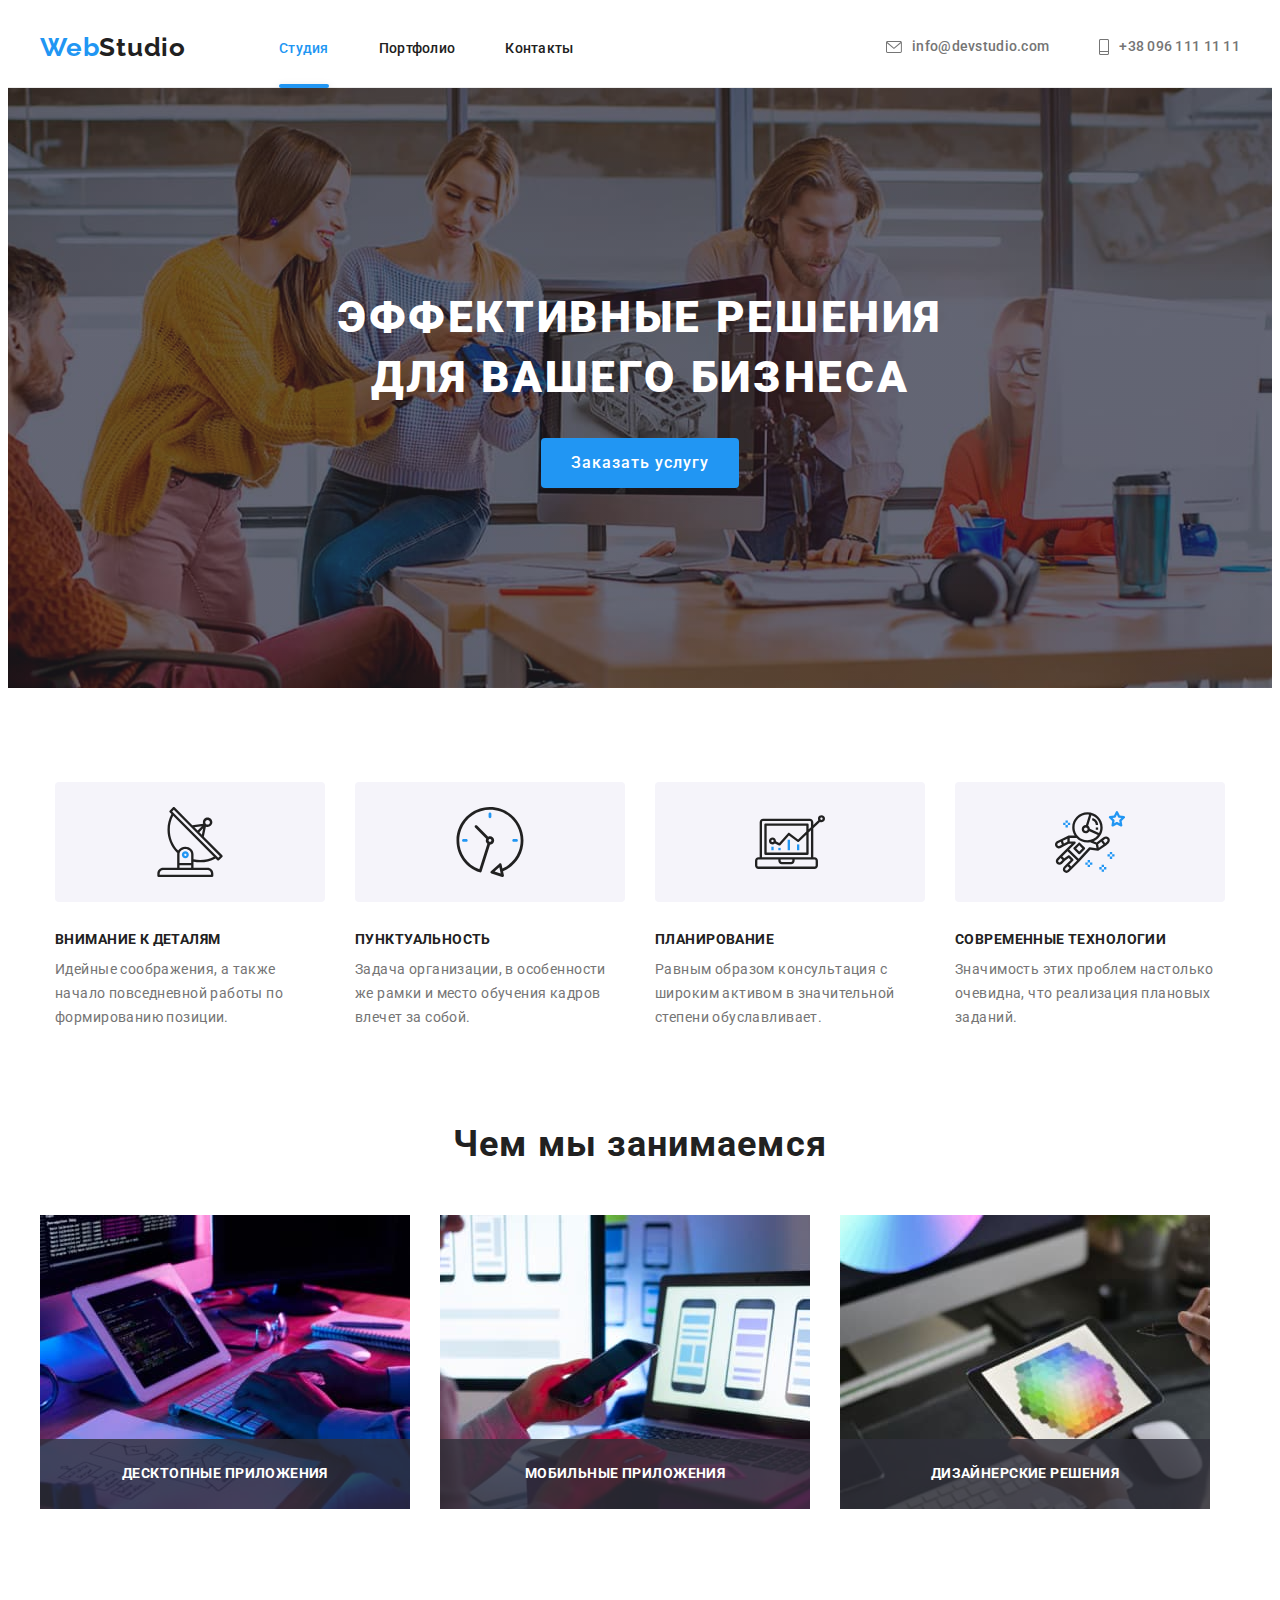
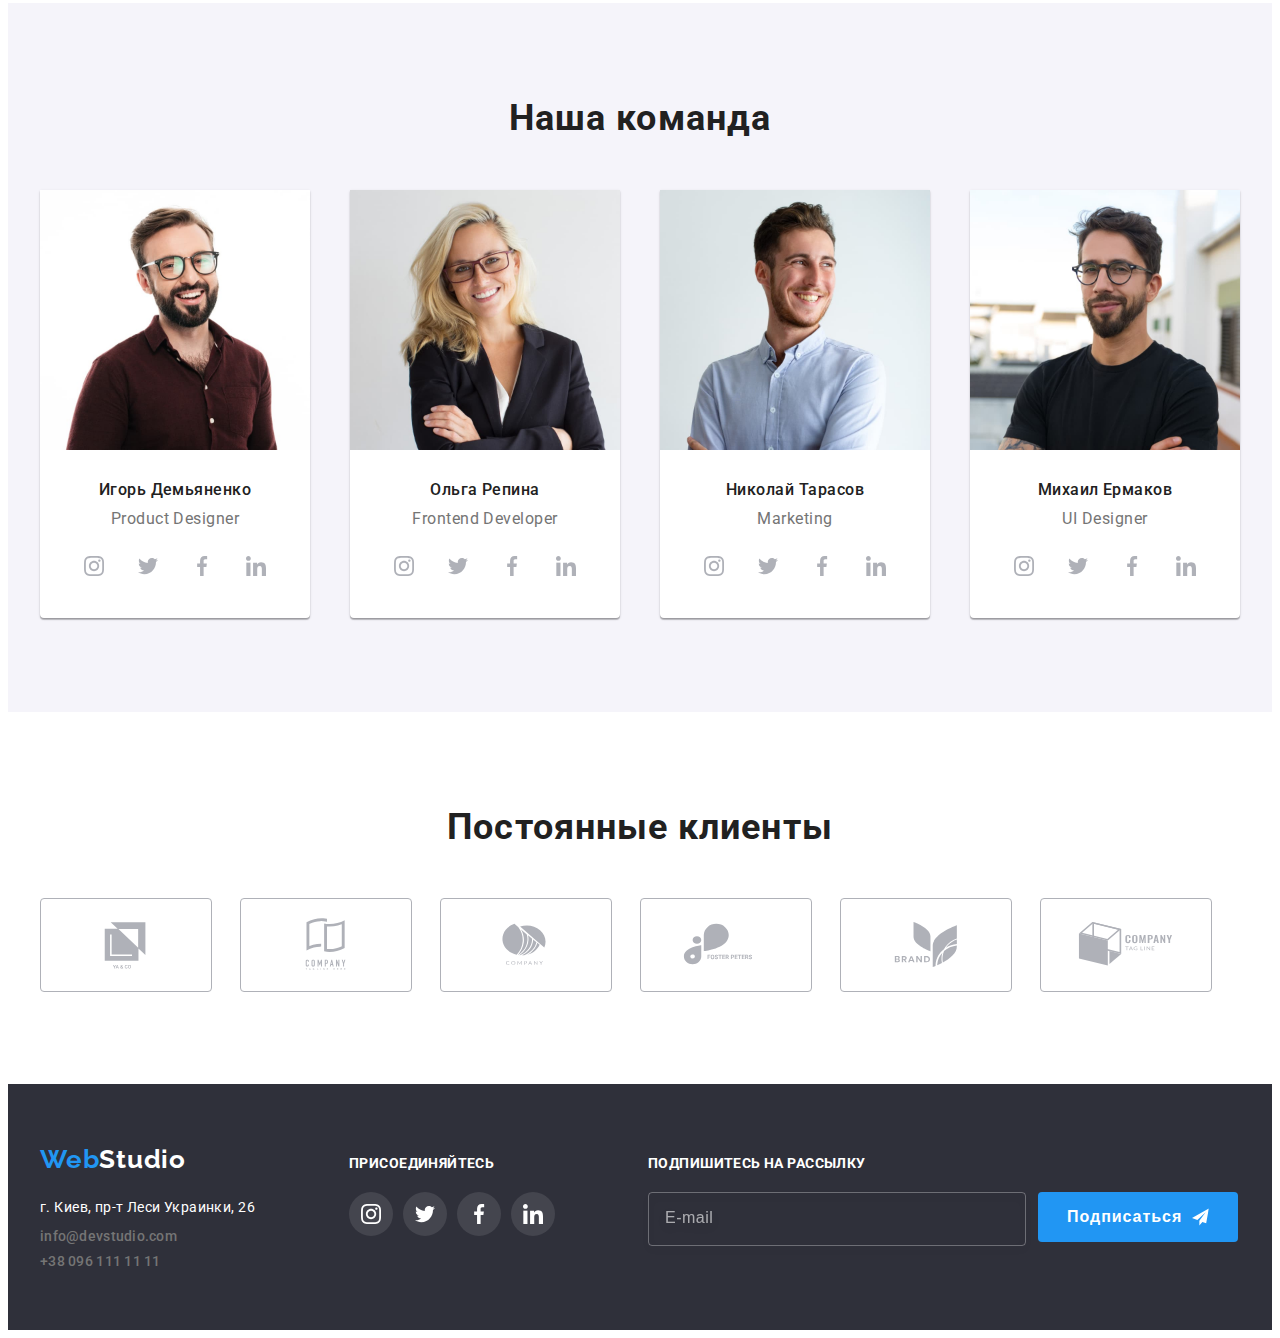
<file: index.html>
<!DOCTYPE html>
<html lang="ru">
  <head>
    <meta charset="UTF-8" />
    <meta http-equiv="X-UA-Compatible" content="IE=edge" />
    <meta name="viewport" content="width=device-width, initial-scale=1.0" />
    <title>Сеудія</title>
    <link rel="preconnect" href="https://fonts.googleapis.com" />
    <link rel="preconnect" href="https://fonts.gstatic.com" crossorigin />
    <link
      href="https://fonts.googleapis.com/css2?family=Raleway:wght@700&family=Roboto:wght@400;500;700;900&display=swap"
      rel="stylesheet"
    />

    <link
      rel="stylesheet"
      href="https://cdnjs.cloudflare.com/ajax/libs/modern-normalize/1.1.0/modern-normalize.min.css"
      integrity="sha512-wpPYUAdjBVSE4KJnH1VR1HeZfpl1ub8YT/NKx4PuQ5NmX2tKuGu6U/JRp5y+Y8XG2tV+wKQpNHVUX03MfMFn9Q=="
      crossorigin="anonymous"
      referrerpolicy="no-referrer"
    />
    <link rel="stylesheet" href="./css/styles.css" />
  </head>
  <body>
    <!--header  -->
    <header class="header">
      <div class="container">
        <nav class="header-nav">
          <a href="" class="logo-title link"
            >Web<span class="studio">Studio</span>
          </a>

          <ul class="header-list">
            <li class="header-item">
              <a href="" class="header-link current link">Студия</a>
            </li>
            <li class="header-item">
              <a href="./portfolio.html" class="header-link link">Портфолио</a>
            </li>
            <li class="header-item">
              <a href="" class="header-link link">Контакты</a>
            </li>
          </ul>
        </nav>
        <ul class="contacts">
          <li class="contacts-item">
            <a href="mailto:info@devstudio.com" class="mail link"
              ><svg class="icon-mail" width="16" height="12">
                <use href="./images/icons.svg#icon-mail"></use>
              </svg>
              info@devstudio.com</a
            >
          </li>
          <li class="contacts-item">
            <a href="tel:+380961111111" class="tel link"
              ><svg class="icon-tel" width="10" height="16">
                <use href="./images/icons.svg#icon-tel"></use>
              </svg>
              +38 096 111 11 11</a
            >
          </li>
        </ul>
      </div>
    </header>
    <main>
      <!-- hero -->
      <section class="hero">
        <div class="container">
          <h1 class="hero-title">Эффективные решения для вашего бизнеса</h1>

          <button type="button" class="hero-button" data-modal-open>
            Заказать услугу
          </button>
        </div>
        <div class="backdrop is-hidden" data-modal>
          <div class="modal">
            <button type="button" class="modal-close">
              <svg data-modal-close class="icon-close" width="11" height="11">
                <use href="./images/icons.svg#icon-close"></use>
              </svg>
            </button>
            <h2 class="modal-title">Оставьте свои данные, мы вам перезвоним</h2>
            <form class="modal-form">
              <div class="form-field">
                <label class="label-text" for="user-name">Имя</label>
                <div class="input-wrap">
                  <input
                    type="text"
                    name="user-name"
                    class="modal-input"
                    id="user-name"
                  />
                  <svg class="input-icon" width="18" height="18">
                    <use href="./images/icons.svg#icon-person"></use>
                  </svg>
                </div>
              </div>
              <div class="form-field">
                <label class="label-text" for="user-tel">Телефон</label>
                <div class="input-wrap">
                  <input
                    type="tel"
                    name="user-tel"
                    class="modal-input"
                    id="user-tel"
                  />
                  <svg class="input-icon" width="18" height="18">
                    <use href="./images/icons.svg#icon-phone"></use>
                  </svg>
                </div>
              </div>
              <div class="form-field">
                <label class="label-text" for="user-mail">Почта</label>
                <div class="input-wrap">
                  <input
                    type="email"
                    name="user-mail"
                    class="modal-input"
                    id="user-mail"
                  />
                  <svg class="input-icon" width="18" height="18">
                    <use href="./images/icons.svg#icon-email"></use>
                  </svg>
                </div>
              </div>
              <div class="form-field">
                <label class="label-text" for="user-mail">Комментарий</label>
                <textarea
                  class="modal-text"
                  name="modal-text"
                  id="modal-text"
                  placeholder="Введите текст"
                ></textarea>
              </div>
              <div class="form-field check-form">
                <input
                  type="checkbox"
                  name="privacy"
                  id="privacy"
                  class="input-chek visually-hidden"
                />
                <label for="privacy" class="check-text">
                  <span>
                    <svg class="check-icon" width="11" height="8">
                      <use href="./images/icons.svg#icon-check"></use></svg
                  ></span>

                  Соглашаюсь с рассылкой и принимаю &nbsp;
                  <a href="">Условия договора</a></label
                >
              </div>
              <button type="submit" class="hero-button modal-btn">
                Отправить
              </button>
            </form>
          </div>
        </div>
      </section>
      <!-- about -->
      <section class="about section">
        <div class="container">
          <h2 class="about-title visually-hidden">Организация работы</h2>

          <ul class="about-list">
            <li class="about-item">
              <div class="icon-box">
                <svg class="icon-signal" width="70" height="70">
                  <use href="./images/icons.svg#icon-signal"></use>
                </svg>
              </div>
              <h3 class="about-title">Внимание к деталям</h3>
              <p class="about-text">
                Идейные соображения, а также начало повседневной работы по
                формированию позиции.
              </p>
            </li>
            <li class="about-item">
              <div class="icon-box">
                <svg class="icon-watch" width="70" height="70">
                  <use href="./images/icons.svg#icon-watch"></use>
                </svg>
              </div>
              <h3 class="about-title">Пунктуальность</h3>
              <p class="about-text">
                Задача организации, в особенности же рамки и место обучения
                кадров влечет за собой.
              </p>
            </li>
            <li class="about-item">
              <div class="icon-box">
                <svg class="icon-tv" width="70" height="70">
                  <use href="./images/icons.svg#icon-tv"></use>
                </svg>
              </div>
              <h3 class="about-title">Планирование</h3>
              <p class="about-text">
                Равным образом консультация с широким активом в значительной
                степени обуславливает.
              </p>
            </li>
            <li class="about-item">
              <div class="icon-box">
                <svg class="icon-astronaut" width="70" height="70">
                  <use href="./images/icons.svg#icon-astronaut"></use>
                </svg>
              </div>
              <h3 class="about-title">Современные технологии</h3>
              <p class="about-text">
                Значимость этих проблем настолько очевидна, что реализация
                плановых заданий.
              </p>
            </li>
          </ul>
        </div>
      </section>
      <!-- pictures -->
      <section class="pictures section">
        <div class="container">
          <h2 class="pictures-tile">Чем мы занимаемся</h2>
          <ul class="images">
            <li class="pictures-img">
              <img
                src="./images/img1.jpg"
                alt="Написання кодів"
                width="370"
                height="294"
              />
              <div class="product">
                <h2 class="product-title">Десктопные приложения</h2>
              </div>
            </li>
            <li class="pictures-img">
              <img
                src="./images/img2.jpg"
                alt="Розробка мобільних додатків"
                width="370"
                height="294"
              />
              <div class="product">
                <h2 class="product-title">Мобильные приложения</h2>
              </div>
            </li>
            <li class="pictures-img">
              <img
                src="./images/img3.jpg"
                alt="Дизайн"
                width="370"
                height="294"
              />
              <div class="product">
                <h2 class="product-title">Дизайнерские решения</h2>
              </div>
            </li>
          </ul>
        </div>
      </section>
      <!-- our team -->
      <section class="team section">
        <div class="container">
          <h2 class="team-title">Наша команда</h2>
          <ul class="team-list">
            <li class="team-item">
              <img
                src="./images/img1_1.jpg"
                alt="Дизайнер продукту"
                width="270"
                height="260"
              />
              <div class="team-wrapper">
                <h3 class="title">Игорь Демьяненко</h3>
                <p class="team-text">Product Designer</p>
                <ul class="team-soc-list">
                  <li class="team-soc-item">
                    <a href="" class="team-soc-link link">
                      <svg class="team-soc-icon" width="20" height="20">
                        <use href="./images/icons.svg#icon-instagram"></use>
                      </svg>
                    </a>
                  </li>
                  <li class="team-soc-item">
                    <a href="" class="team-soc-link link">
                      <svg class="team-soc-icon" width="20" height="20">
                        <use href="./images/icons.svg#icon-twitter"></use>
                      </svg>
                    </a>
                  </li>
                  <li class="team-soc-item">
                    <a href="" class="team-soc-link link"
                      ><svg class="team-soc-icon" width="20" height="20">
                        <use href="./images/icons.svg#icon-facebook"></use></svg
                    ></a>
                  </li>
                  <li class="team-soc-item">
                    <a href="" class="team-soc-link link"
                      ><svg class="team-soc-icon" width="20" height="20">
                        <use href="./images/icons.svg#icon-linkedin"></use></svg
                    ></a>
                  </li>
                </ul>
              </div>
            </li>

            <li class="team-item">
              <img
                src="./images/img1_2.jpg"
                alt="Фронтенд розробник"
                width="270"
                height="260"
              />
              <div class="team-wrapper">
                <h3 class="title">Ольга Репина</h3>
                <p class="team-text">Frontend Developer</p>
                <ul class="team-soc-list list">
                  <li class="team-soc-item">
                    <a href="" class="team-soc-link link">
                      <svg class="team-soc-icon" width="20" height="20">
                        <use href="./images/icons.svg#icon-instagram"></use>
                      </svg>
                    </a>
                  </li>
                  <li class="team-soc-item">
                    <a href="" class="team-soc-link link">
                      <svg class="team-soc-icon" width="20" height="20">
                        <use href="./images/icons.svg#icon-twitter"></use>
                      </svg>
                    </a>
                  </li>
                  <li class="team-soc-item">
                    <a href="" class="team-soc-link link"
                      ><svg class="team-soc-icon" width="20" height="20">
                        <use href="./images/icons.svg#icon-facebook"></use></svg
                    ></a>
                  </li>
                  <li class="team-soc-item">
                    <a href="" class="team-soc-link link"
                      ><svg class="team-soc-icon" width="20" height="20">
                        <use href="./images/icons.svg#icon-linkedin"></use></svg
                    ></a>
                  </li>
                </ul>
              </div>
            </li>

            <li class="team-item">
              <img
                src="./images/img1_3.jpg"
                alt="Маркетинг"
                width="270"
                height="260"
              />
              <div class="team-wrapper">
                <h3 class="title">Николай Тарасов</h3>
                <p class="team-text">Marketing</p>
                <ul class="team-soc-list list">
                  <li class="team-soc-item">
                    <a href="" class="team-soc-link link">
                      <svg class="team-soc-icon" width="20" height="20">
                        <use href="./images/icons.svg#icon-instagram"></use>
                      </svg>
                    </a>
                  </li>
                  <li class="team-soc-item">
                    <a href="" class="team-soc-link link">
                      <svg class="team-soc-icon" width="20" height="20">
                        <use href="./images/icons.svg#icon-twitter"></use>
                      </svg>
                    </a>
                  </li>
                  <li class="team-soc-item">
                    <a href="" class="team-soc-link link"
                      ><svg class="team-soc-icon" width="20" height="20">
                        <use href="./images/icons.svg#icon-facebook"></use></svg
                    ></a>
                  </li>
                  <li class="team-soc-item">
                    <a href="" class="team-soc-link link"
                      ><svg class="team-soc-icon" width="20" height="20">
                        <use href="./images/icons.svg#icon-linkedin"></use></svg
                    ></a>
                  </li>
                </ul>
              </div>
            </li>

            <li class="team-item">
              <img
                src="./images/img1_4.jpg"
                alt="Дизайнер інтерфейсу користувача"
                width="270"
                height="260"
              />
              <div class="team-wrapper">
                <h3 class="title">Михаил Ермаков</h3>
                <p class="team-text">UI Designer</p>
                <ul class="team-soc-list list">
                  <li class="team-soc-item">
                    <a href="" class="team-soc-link link">
                      <svg class="team-soc-icon" width="20" height="20">
                        <use href="./images/icons.svg#icon-instagram"></use>
                      </svg>
                    </a>
                  </li>
                  <li class="team-soc-item">
                    <a href="" class="team-soc-link link">
                      <svg class="team-soc-icon" width="20" height="20">
                        <use href="./images/icons.svg#icon-twitter"></use>
                      </svg>
                    </a>
                  </li>
                  <li class="team-soc-item">
                    <a href="" class="team-soc-link link"
                      ><svg class="team-soc-icon" width="20" height="20">
                        <use href="./images/icons.svg#icon-facebook"></use></svg
                    ></a>
                  </li>
                  <li class="team-soc-item">
                    <a href="" class="team-soc-link link"
                      ><svg class="team-soc-icon" width="20" height="20">
                        <use href="./images/icons.svg#icon-linkedin"></use></svg
                    ></a>
                  </li>
                </ul>
              </div>
            </li>
          </ul>
        </div>
      </section>
      <!-- clients -->
      <section class="clients section">
        <div class="container">
          <h2 class="clients-title">Постоянные клиенты</h2>
          <ul class="clients-list">
            <li class="clients-item">
              <a href="" class="clients-link link"
                ><svg class="icon-ya-go icon" width="106" height="60">
                  <use href="./images/icons.svg#icon-ya-go"></use></svg
              ></a>
            </li>
            <li class="clients-item">
              <a href="" class="clients-link link"
                ><svg class="icon-company-tagline icon" width="106" height="60">
                  <use
                    href="./images/icons.svg#icon-company-tagline"
                  ></use></svg
              ></a>
            </li>
            <li class="clients-item">
              <a href="" class="clients-link link"
                ><svg class="icon-company icon" width="106" height="60">
                  <use href="./images/icons.svg#icon-company"></use></svg
              ></a>
            </li>
            <li class="clients-item">
              <a href="" class="clients-link link"
                ><svg class="icon-fosrer icon" width="106" height="60">
                  <use href="./images/icons.svg#icon-fosrer"></use></svg
              ></a>
            </li>
            <li class="clients-item">
              <a href="" class="clients-link link"
                ><svg class="icon-brand icon" width="106" height="60">
                  <use href="./images/icons.svg#icon-brand"></use></svg
              ></a>
            </li>
            <li class="clients-item">
              <a href="" class="clients-link link"
                ><svg class="icon-company-teg icon" width="106" height="60">
                  <use href="./images/icons.svg#icon-company-teg"></use></svg
              ></a>
            </li>
          </ul>
        </div>
      </section>
    </main>
    <!-- footer -->
    <footer class="footer">
      <div class="container footer-box">
        <div class="address">
          <a href="" class="logo-title link"
            >Web<span class="footer-studio">Studio</span></a
          >

          <address class="footer-address">
            <ul>
              <li class="footer-contacts">
                <a href="" class="address link">
                  г. Киев, пр-т Леси Украинки, 26
                </a>
              </li>
              <li class="footer-contacts">
                <a href="mailto:info@devstudio.com" class="mail link">
                  info@devstudio.com</a
                >
              </li>
              <li class="footer-contacts">
                <a href="tel:+380961111111" class="tel link"
                  >+38 096 111 11 11</a
                >
              </li>
            </ul>
          </address>
        </div>

        <div class="social">
          <h3 class="footer-soc-title">присоединяйтесь</h3>
          <ul class="footer-soc-list">
            <li class="footer-soc-item">
              <a href="" class="footer-soc-link link">
                <svg class="footer-soc-icon" width="20" height="20">
                  <use href="./images/icons.svg#icon-instagram"></use>
                </svg>
              </a>
            </li>
            <li class="footer-soc-item">
              <a href="" class="footer-soc-link link">
                <svg class="footer-soc-icon" width="20" height="20">
                  <use href="./images/icons.svg#icon-twitter"></use>
                </svg>
              </a>
            </li>
            <li class="footer-soc-item">
              <a href="" class="footer-soc-link link"
                ><svg class="footer-soc-icon" width="20" height="20">
                  <use href="./images/icons.svg#icon-facebook"></use></svg
              ></a>
            </li>
            <li class="footer-soc-item">
              <a href="" class="footer-soc-link link"
                ><svg class="footer-soc-icon" width="20" height="20">
                  <use href="./images/icons.svg#icon-linkedin"></use></svg
              ></a>
            </li>
          </ul>
        </div>
        <div class="modal-footer">
          <h3 class="footer-modal-title">Подпишитесь на рассылку</h3>
          <form class="modal-form-footer">
            <input type="text" class="footer-input" placeholder="E-mail" />

            <button type="submit" class="footer-btn">
              Подписаться
              <svg class="footer-modal-icon" width="24" height="24">
                <use href="./images/icons.svg#icon-plane"></use>
              </svg>
            </button>
          </form>
        </div>
      </div>
    </footer>
    <script src="./js/modal.js"></script>
  </body>
</html>
</file>
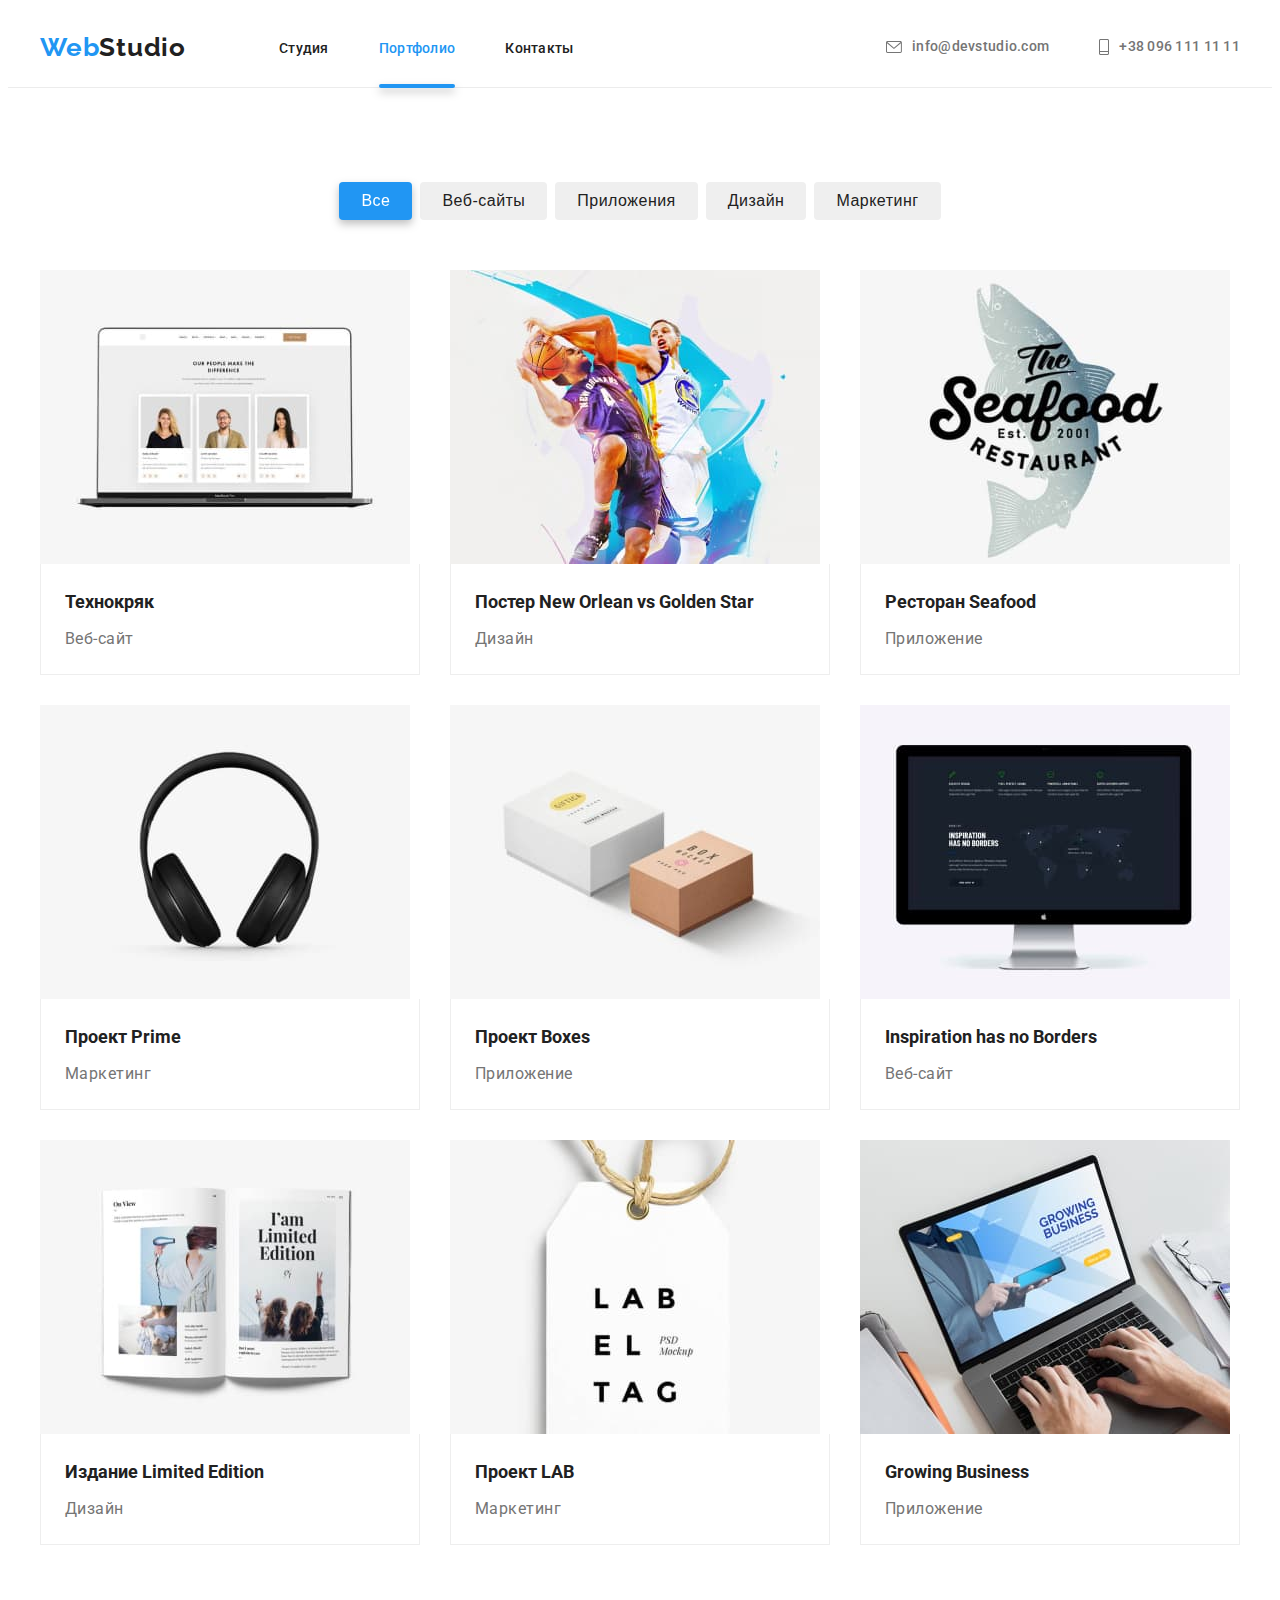
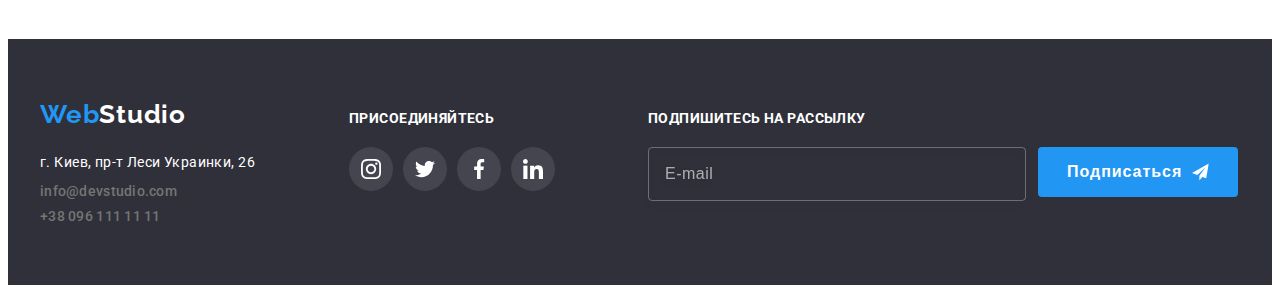
<file: portfolio.html>
<!DOCTYPE html>
<html lang="ru">
  <head>
    <meta charset="UTF-8" />
    <meta http-equiv="X-UA-Compatible" content="IE=edge" />
    <meta name="viewport" content="width=device-width, initial-scale=1.0" />
    <link rel="preconnect" href="https://fonts.googleapis.com" />
    <link rel="preconnect" href="https://fonts.gstatic.com" crossorigin />
    <link
      href="https://fonts.googleapis.com/css2?family=Raleway:wght@700&family=Roboto:wght@400;500;700;900&display=swap"
      rel="stylesheet"
    />
    <title>index.html</title>
    <link
      rel="stylesheet"
      href="https://cdnjs.cloudflare.com/ajax/libs/modern-normalize/1.1.0/modern-normalize.min.css"
      integrity="sha512-wpPYUAdjBVSE4KJnH1VR1HeZfpl1ub8YT/NKx4PuQ5NmX2tKuGu6U/JRp5y+Y8XG2tV+wKQpNHVUX03MfMFn9Q=="
      crossorigin="anonymous"
      referrerpolicy="no-referrer"
    />
    <link rel="stylesheet" href="./css/styles.css" />
  </head>
  <body>
    <!--header  -->
    <header class="header">
      <div class="container">
        <nav class="header-nav">
          <a href="./index.html" class="logo-title link"
            >Web<span class="studio">Studio</span></a
          >
          <ul class="header-list">
            <li class="header-item">
              <a href="./index.html" class="header-link link">Студия</a>
            </li>
            <li class="header-item">
              <a href="" class="header-link current link">Портфолио</a>
            </li>
            <li class="header-item">
              <a href="" class="header-link link">Контакты</a>
            </li>
          </ul>
        </nav>
        <ul class="contacts">
          <li class="contacts-item">
            <a href="mailto:info@devstudio.com" class="mail link"
              ><svg class="icon-mail" width="16" height="12">
                <use href="./images/icons.svg#icon-mail"></use>
              </svg>
              info@devstudio.com</a
            >
          </li>
          <li class="contacts-item">
            <a href="tel:+380961111111" class="tel link"
              ><svg class="icon-tel" width="10" height="16">
                <use href="./images/icons.svg#icon-tel"></use>
              </svg>
              +38 096 111 11 11</a
            >
          </li>
        </ul>
      </div>
    </header>

    <main>
      <section class="section">
        <div class="container">
          <h1 class="portfolio-title visually-hidden">Портфоліо</h1>
          <ul class="portfolio-filtr">
            <li class="portfolio-item">
              <button type="button" class="button portfolio-current">
                Все
              </button>
            </li>
            <li class="portfolio-item">
              <button type="button" class="button">Веб-сайты</button>
            </li>
            <li class="portfolio-item">
              <button type="button" class="button">Приложения</button>
            </li>
            <li class="portfolio-item">
              <button type="button" class="button">Дизайн</button>
            </li>
            <li class="portfolio-item">
              <button type="button" class="button">Маркетинг</button>
            </li>
          </ul>
          <ul class="portfolio-list">
            <li class="flex-item">
              <a href="" class="portfolio-link link">
                <div class="portfolio-thumb">
                  <img
                    src="./images/portfolio/techno.jpg"
                    alt="Технокряк"
                    width="370"
                    height="294"
                  />
                  <p class="action">
                    Ресурс предлагает комплексные предложения с разным уровнем
                    функционала и сервисов. Все это позволит посетителю получить
                    исчерпывающие сведения о компании или частном лице.
                  </p>
                </div>

                <div class="portfolio-border">
                  <h2 class="portfolio-title">Технокряк</h2>
                  <p class="portfolio-text">Веб-сайт</p>
                </div>
              </a>
            </li>
            <li class="flex-item">
              <a href="" class="portfolio-link link">
                <div class="portfolio-thumb">
                  <img
                    src="./images/portfolio/new-orlean.jpg"
                    alt="Постер"
                    width="370"
                    height="294"
                  />
                  <p class="action">
                    Ресурс предлагает комплексные предложения с разным уровнем
                    функционала и сервисов. Все это позволит посетителю получить
                    исчерпывающие сведения о компании или частном лице.
                  </p>
                </div>

                <div class="portfolio-border">
                  <h2 class="portfolio-title">
                    Постер New Orlean vs Golden Star
                  </h2>

                  <p class="portfolio-text">Дизайн</p>
                </div>
              </a>
            </li>
            <li class="flex-item">
              <a href="" class="portfolio-link link">
                <div class="portfolio-thumb">
                  <img
                    src="./images/portfolio/seafood.jpg"
                    alt="Ресторан"
                    width="370"
                    height="294"
                  />
                  <p class="action">
                    Ресурс предлагает комплексные предложения с разным уровнем
                    функционала и сервисов. Все это позволит посетителю получить
                    исчерпывающие сведения о компании или частном лице.
                  </p>
                </div>

                <div class="portfolio-border">
                  <h2 class="portfolio-title">Ресторан Seafood</h2>
                  <p class="portfolio-text">Приложение</p>
                </div>
              </a>
            </li>
            <li class="flex-item">
              <a href="" class="portfolio-link link">
                <div class="portfolio-thumb">
                  <img
                    src="./images/portfolio/prime.jpg"
                    alt="Проект прем'єр"
                    width="370"
                    height="294"
                  />
                  <p class="action">
                    Ресурс предлагает комплексные предложения с разным уровнем
                    функционала и сервисов. Все это позволит посетителю получить
                    исчерпывающие сведения о компании или частном лице.
                  </p>
                </div>

                <div class="portfolio-border">
                  <h2 class="portfolio-title">Проект Prime</h2>
                  <p class="portfolio-text">Маркетинг</p>
                </div>
              </a>
            </li>
            <li class="flex-item">
              <a href="" class="portfolio-link link">
                <div class="portfolio-thumb">
                  <img
                    src="./images/portfolio/boxes.jpg"
                    alt="Проект коробок"
                    width="370"
                    height="294"
                  />
                  <p class="action">
                    Ресурс предлагает комплексные предложения с разным уровнем
                    функционала и сервисов. Все это позволит посетителю получить
                    исчерпывающие сведения о компании или частном лице.
                  </p>
                </div>

                <div class="portfolio-border">
                  <h2 class="portfolio-title">Проект Boxes</h2>
                  <p class="portfolio-text">Приложение</p>
                </div>
              </a>
            </li>
            <li class="flex-item">
              <a href="" class="portfolio-link link">
                <div class="portfolio-thumb">
                  <img
                    src="./images/portfolio/borders.jpg"
                    alt="Натхнення"
                    width="370"
                    height="294"
                  />
                  <p class="action">
                    Ресурс предлагает комплексные предложения с разным уровнем
                    функционала и сервисов. Все это позволит посетителю получить
                    исчерпывающие сведения о компании или частном лице.
                  </p>
                </div>

                <div class="portfolio-border">
                  <h2 class="portfolio-title">Inspiration has no Borders</h2>
                  <p class="portfolio-text">Веб-сайт</p>
                </div>
              </a>
            </li>
            <li class="flex-item">
              <a href="" class="portfolio-link link">
                <div class="portfolio-thumb">
                  <img
                    src="./images/portfolio/limited-edition.jpg"
                    alt="Обмежене видання"
                    width="370"
                    height="294"
                  />
                  <p class="action">
                    Ресурс предлагает комплексные предложения с разным уровнем
                    функционала и сервисов. Все это позволит посетителю получить
                    исчерпывающие сведения о компании или частном лице.
                  </p>
                </div>

                <div class="portfolio-border">
                  <h2 class="portfolio-title">Издание Limited Edition</h2>
                  <p class="portfolio-text">Дизайн</p>
                </div>
              </a>
            </li>
            <li class="flex-item">
              <a href="" class="portfolio-link link">
                <div class="portfolio-thumb">
                  <img
                    src="./images/portfolio/lab.jpg"
                    alt="Проєкт ЛАБ"
                    width="370"
                    height="294"
                  />
                  <p class="action">
                    Ресурс предлагает комплексные предложения с разным уровнем
                    функционала и сервисов. Все это позволит посетителю получить
                    исчерпывающие сведения о компании или частном лице.
                  </p>
                </div>

                <div class="portfolio-border">
                  <h2 class="portfolio-title">Проект LAB</h2>
                  <p class="portfolio-text">Маркетинг</p>
                </div>
              </a>
            </li>
            <li class="flex-item">
              <a href="" class="portfolio-link link">
                <div class="portfolio-thumb">
                  <img
                    src="./images/portfolio/business.jpg"
                    alt="Зростаючий бізнес"
                    width="370"
                    height="294"
                  />
                  <p class="action">
                    Ресурс предлагает комплексные предложения с разным уровнем
                    функционала и сервисов. Все это позволит посетителю получить
                    исчерпывающие сведения о компании или частном лице.
                  </p>
                </div>

                <div class="portfolio-border">
                  <h2 class="portfolio-title">Growing Business</h2>
                  <p class="portfolio-text">Приложение</p>
                </div>
              </a>
            </li>
          </ul>
        </div>
      </section>
    </main>

    <footer class="footer">
      <div class="container footer-box">
        <div class="address">
          <a href="" class="logo-title link"
            >Web<span class="footer-studio">Studio</span></a
          >

          <address class="footer-address">
            <ul>
              <li class="footer-contacts">
                <a href="" class="address link">
                  г. Киев, пр-т Леси Украинки, 26
                </a>
              </li>
              <li class="footer-contacts">
                <a href="mailto:info@devstudio.com" class="mail link">
                  info@devstudio.com</a
                >
              </li>
              <li class="footer-contacts">
                <a href="tel:+380961111111" class="tel link"
                  >+38 096 111 11 11</a
                >
              </li>
            </ul>
          </address>
        </div>

        <div class="social">
          <h3 class="footer-soc-title">присоединяйтесь</h3>
          <ul class="footer-soc-list">
            <li class="footer-soc-item">
              <a href="" class="footer-soc-link link">
                <svg class="footer-soc-icon" width="20" height="20">
                  <use href="./images/icons.svg#icon-instagram"></use>
                </svg>
              </a>
            </li>
            <li class="footer-soc-item">
              <a href="" class="footer-soc-link link">
                <svg class="footer-soc-icon" width="20" height="20">
                  <use href="./images/icons.svg#icon-twitter"></use>
                </svg>
              </a>
            </li>
            <li class="footer-soc-item">
              <a href="" class="footer-soc-link link"
                ><svg class="footer-soc-icon" width="20" height="20">
                  <use href="./images/icons.svg#icon-facebook"></use></svg
              ></a>
            </li>
            <li class="footer-soc-item">
              <a href="" class="footer-soc-link link"
                ><svg class="footer-soc-icon" width="20" height="20">
                  <use href="./images/icons.svg#icon-linkedin"></use></svg
              ></a>
            </li>
          </ul>
        </div>
        <div class="modal-footer">
          <h3 class="footer-modal-title">Подпишитесь на рассылку</h3>
          <form class="modal-form-footer">
            <input type="text" class="footer-input" placeholder="E-mail" />

            <button type="submit" class="footer-btn">
              Подписаться
              <svg class="footer-modal-icon" width="24" height="24">
                <use href="./images/icons.svg#icon-plane"></use>
              </svg>
            </button>
          </form>
        </div>
      </div>
    </footer>
  </body>
</html>
</file>
<file: css/styles.css>
:root {
  --hero-color: #ffffff;
  --header-link-color: #212121;
  --contacts-color: #757575;
  --link-color: #2196f3;
  --button-color: #212121;
  --title-color: #212121;
  --text-color: #757575;
  --name-color: #212121;
  --adress-color: #ffffff;
  --portfolio-title: #212121;
  --portfolio-text: #757575;
  --logo-color: #2196f3;
  --icon-color: #afb1b8;
}
p,
h1,
h2,
h3,
h4,
h5,
h6 {
  margin: 0;
}
body {
  font-family: Roboto, Raleway, sans-serif;
}
img {
  display: block;
}
ul {
  margin: 0;
  padding-left: 0;
  list-style: none;
}
.link {
  text-decoration: none;
}
/* .link:hover {
  display: block;
  transition-property: box-shadow;
  transition-duration: 250ms;
  transition-timing-function: cubic-bezier(0.4, 0, 0.2, 1);
  box-shadow: 0px 1px 1px rgba(0, 0, 0, 0.12), 0px 4px 4px rgba(0, 0, 0, 0.06),
    1px 4px 6px rgba(0, 0, 0, 0.16);
} */

/* ----------------logo ---------------------*/
.logo-title {
  font-family: "Raleway", sans-serif;
  font-weight: 700;
  font-size: 26px;
  line-height: 1.19;
  letter-spacing: 0.03em;
  color: var(--logo-color);
  margin-right: 93px;
}
.studio {
  color: #212121;
}
.footer-studio {
  color: #ffffff;
}
/*-------------- heder---------------- */
.header {
  padding-top: 24px;
  padding-bottom: 24px;
  border-bottom: 1px solid #ececec;
}
.container {
  width: 1200px;
  margin: 0 auto;
  padding-left: 15px;
  padding-right: 15px;
  /* outline: 1px solid red; */
}
.header-nav {
  display: flex;
  align-items: center;
  /* padding-top: 32px;
  padding-bottom: 32px; */
}
.header-list {
  display: flex;
}
.header-item:not(:last-child) {
  margin-right: 50px;
}
.header .container {
  display: flex;
}
.contacts {
  display: flex;
  align-items: center;
  justify-content: center;
  margin-left: auto;
}
.contacts-item:not(:last-child) {
  margin-right: 50px;
}
.header-link {
  font-weight: 500;
  font-size: 14px;
  padding-top: 32px;
  padding-bottom: 32px;
  line-height: 1.14;
  letter-spacing: 0.02em;
  color: var(--header-link-color);
  position: relative;
  transition-property: color;
  transition-duration: 250ms;
  transition-timing-function: cubic-bezier(0.4, 0, 0.2, 1);
}
.header-list .header-link:hover,
.header-list .header-link:focus {
  color: var(--link-color);
}
.header-list .header-link.current {
  color: var(--link-color);
}
.current::after {
  content: "";
  position: absolute;
  display: block;
  bottom: 0;
  width: 100%;
  height: 4px;
  border-radius: 2px;
  background-color: #2196f3;
  filter: drop-shadow(0px 4px 4px rgba(0, 0, 0, 0.25));
  transition-duration: 250ms;
  transition-timing-function: cubic-bezier(0.4, 0, 0.2, 1);
}
.mail {
  display: flex;
  align-items: center;
  font-weight: 500;
  font-size: 14px;
  line-height: 1.14;
  letter-spacing: 0.02em;
  transition-property: color;
  transition-duration: 250ms;
  transition-timing-function: cubic-bezier(0.4, 0, 0.2, 1);
  color: var(--contacts-color);
}
.mail:focus,
.mail:hover {
  color: var(--link-color);
}
.icon-mail:hover,
.icon-mail:focus {
  color: var(--link-color);
}
.coll {
  margin-right: 50px;
}
.tel {
  display: flex;
  align-items: center;
  font-weight: 500;
  font-size: 14px;
  line-height: 1.14;
  letter-spacing: 0.02em;
  transition-property: color;
  transition-duration: 250ms;
  transition-timing-function: cubic-bezier(0.4, 0, 0.2, 1);
  color: var(--contacts-color);
}
.tel:hover,
.tel:focus {
  color: var(--link-color);
}
.icon-mail {
  width: 16px;
  height: 12px;
  margin-right: 10px;
  fill: currentColor;
}
.icon-tel {
  width: 10px;
  height: 16px;
  margin-right: 10px;
  fill: currentColor;
}
/* -----------------hero------------------ */
.hero {
  background-color: #2f303a;
  background-image: linear-gradient(
      rgba(47, 48, 58, 0.4),
      rgba(47, 48, 58, 0.4)
    ),
    url(../images/hero-background.jpg);
  background-repeat: no-repeat;
  background-position: center;
  background-size: cover;
  max-width: 1600px;
  margin: 0 auto;
  padding-top: 200px;
  padding-bottom: 200px;
  text-align: center;
  min-width: 400px;
}
.hero-title {
  margin-bottom: 30px;
  margin-top: 0;
  max-width: 700px;
  margin-left: auto;
  margin-right: auto;
}
.hero-title {
  font-weight: 900;
  font-size: 44px;
  line-height: 1.36;
  text-align: center;
  letter-spacing: 0.06em;
  text-transform: uppercase;

  color: var(--hero-color);
}
.hero-button {
  padding-top: 10px;
  padding-right: 30px;
  padding-bottom: 10px;
  padding-left: 30px;
  margin-right: 0;
}
.hero-button {
  font-family: inherit;
  font-weight: 500;
  font-size: 16px;
  line-height: 1.88;
  color: #ffffff;
  background-color: #2196f3;
  border: none;
  border-radius: 4px;
  letter-spacing: 0.06em;
  transition-property: background-color;
  transition-duration: 250ms;
  transition-timing-function: cubic-bezier(0.4, 0, 0.2, 1);
}
.hero-button:hover,
.hero-button:focus {
  color: #ffffff;
}
.hero-button:hover {
  background-color: #188ce8;
}
.hero-button:hover {
  cursor: pointer;
}
/* ---------------modal---------------------- */
.backdrop {
  position: fixed;
  width: 100%;
  height: 100%;
  top: 0;
  left: 0;
  z-index: 1;
  background-color: rgba(0, 0, 0, 0.2);
}
.backdrop.is-hidden {
  opacity: 0;
  pointer-events: none;
  visibility: hidden;
  transition-property: background-color;
  transition-duration: 250ms;
  transition-timing-function: cubic-bezier(0.4, 0, 0.2, 1);
}
.modal {
  position: absolute;
  top: 50%;
  left: 50%;
  transform: translate(-50%, -50%);
  width: 528px;
  height: 581px;
  background-color: #ffffff;
  border-radius: 4px;
  box-shadow: 0px 1px 3px rgba(0, 0, 0, 0.12), 0px 1px 1px rgba(0, 0, 0, 0.14),
    0px 2px 1px rgba(0, 0, 0, 0.2);
  padding: 40px;
}
.modal-close {
  position: absolute;
  border-radius: 50px;
  display: flex;
  justify-content: center;
  align-items: center;
  padding: 0;
  right: 8px;
  top: 8px;
  width: 30px;
  height: 30px;
  border: 1px solid rgba(0, 0, 0, 0.1);
  background-color: #ffffff;
  cursor: pointer;
}
.modal-close:focus,
.modal-close:hover {
  color: var(--hero-color);
}
.modal-close:focus .icon-close,
.modal-close:hover .icon-close {
  fill: var(--link-color);
}

.icon-close {
  color: #000000;
}

.modal-title {
  font-weight: 700;
  font-size: 20px;
  line-height: 1.15;
  text-align: center;
  letter-spacing: 0.03em;
  color: #212121;
  margin-bottom: 12px;
}
.form-field {
  display: flex;
  flex-direction: column;

  margin-bottom: 10px;
}
.check-form {
  margin-top: 20px;
  margin-bottom: 30px;
}
.label-text {
  font-weight: 400;
  font-size: 12px;
  line-height: 1.17;
  letter-spacing: 0.01em;
  margin-bottom: 4px;
  text-align: left;

  color: #757575;
}
.input-wrap {
  position: relative;
}
.input-icon {
  position: absolute;
  top: 50%;
  left: 15px;
  transform: translateY(-50%);
}
.modal-input {
  border: 1px solid rgba(33, 33, 33, 0.2);
  border-radius: 4px;
  width: 100%;
  height: 40px;
  background-color: transparent;
  padding-left: 42px;
  outline: transparent;
}

.modal-input:focus,
.modal-input:hover {
  border: 1px solid var(--link-color);
}
.modal-input:focus + .input-icon {
  fill: var(--link-color);
}
.modal-input:hover + .input-icon {
  fill: var(--link-color);
}
.modal-text {
  width: 100%;
  height: 120px;
  padding: 12px 16px;
  border: 1px solid rgba(33, 33, 33, 0.2);
  border-radius: 4px;
  resize: none;
  outline: transparent;
}
.modal-text::placeholder {
  font-weight: 400;
  font-size: 12px;
  line-height: 1.14;
  letter-spacing: 0.01em;
  color: rgba(117, 117, 117, 0.5);
}
.check-text {
  display: flex;
  align-items: center;
  justify-content: center;

  font-size: 14px;
  line-height: 1.71;
  letter-spacing: 0.03em;
  color: #757575;
}
.check-text a {
  color: var(--link-color);
}
.check-text span {
  width: 16px;
  height: 15px;
  border: 2px solid #212121;
  border-radius: 2px;
  margin-right: 7px;
  display: flex;
  align-items: center;
  justify-content: center;
}
.check-icon {
  fill: transparent;
}

.input-chek:checked + .check-text span {
  background-color: var(--link-color);
  border: none;
  transition-property: background-color;
  transition-duration: 250ms;
  transition-timing-function: cubic-bezier(0.4, 0, 0.2, 1);
}

.input-chek:checked + .check-text .check-icon {
  fill: #ffffff;
}
.modal-btn {
  width: 200px;
  height: 50px;
  background-color: #2196f3;
  box-shadow: 0px 4px 4px rgba(0, 0, 0, 0.15);
  border-radius: 4px;
  transition-property: background-color;
  transition-duration: 250ms;
  transition-timing-function: cubic-bezier(0.4, 0, 0.2, 1);
}

/*  -------------about --------------*/
.visually-hidden {
  position: absolute;
  white-space: nowrap;
  width: 1px;
  height: 1px;
  overflow: hidden;
  border: 0;
  padding: 0;
  clip: rect(0 0 0 0);
  clip-path: inset(50%);
  margin: -1px;
}
.icon-box {
  background-position: center;
  width: 270px;
  height: 120px;
  margin-bottom: 30px;
  background-color: #f5f4fa;
  border-radius: 4px;
  display: flex;
  justify-content: center;
  align-items: center;
}
.section {
  padding: 94px 0;
}
.about-list {
  display: flex;
  justify-content: center;
}
.about-item:not(:last-child) {
  margin-right: 30px;
}
.about-item {
  flex-basis: 270px;
}
.about-title {
  font-weight: 700;
  font-size: 14px;
  line-height: 1.14;
  letter-spacing: 0.03em;
  text-transform: uppercase;
  color: var(--title-color);
  margin-bottom: 10px;
}
.about-text {
  font-size: 14px;
  line-height: 1.71;
  letter-spacing: 0.03em;
  color: var(--text-color);
}
/* --------------pictures---------------- */

.product-title {
  font-size: 14px;
  line-height: 1.14;
  letter-spacing: 0.03em;
  text-transform: uppercase;
  color: var(--hero-color);
}
.product {
  position: absolute;
  display: flex;
  justify-content: center;
  align-items: center;
  bottom: 0;
  width: 370px;
  height: 70px;
  background: rgba(47, 48, 58, 0.8);
}
.pictures {
  padding-top: 0;
}
.pictures-tile {
  text-align: center;
  font-weight: 700;
  font-size: 36px;
  line-height: 42px;
  letter-spacing: 0.03em;
  color: var(--title-color);
  margin-bottom: 50px;
}
.pictures-img {
  position: relative;
  flex-basis: 370px;
  align-items: center;
}
.pictures-img:not(:last-child) {
  margin-right: 30px;
}
.images {
  display: flex;
  align-items: center;
}
/* ---------------team------------------ */
.team-title {
  font-weight: 700;
  font-size: 36px;
  line-height: 1.17;
  letter-spacing: 0.03em;
  color: var(--title-color);
}
.title {
  font-weight: 500;
  font-size: 16px;
  line-height: 1.19;
  letter-spacing: 0.03em;
  color: var(--name-color);
}
.title:not(:last-child) {
  margin-bottom: 10px;
}
.team-text {
  font-size: 16px;
  line-height: 1.19;
  letter-spacing: 0.03em;
  color: var(--text-color);
  margin-bottom: 16px;
}
.team-title {
  margin-bottom: 50px;
  text-align: center;
}
.team-list {
  display: flex;
  justify-content: space-between;
}
.team-item:not(:last-child) {
  margin-right: 30px;
}
.team-wrapper {
  padding: 30px 5px;
  text-align: center;
}
.team-item {
  box-shadow: 0px 1px 3px rgba(0, 0, 0, 0.12), 0px 1px 1px rgba(0, 0, 0, 0.14),
    0px 2px 1px rgba(0, 0, 0, 0.2);
  border-radius: 0px 0px 4px 4px;
  background-color: var(--hero-color);
}
.team {
  background-color: #f5f4fa;
}
.team-soc-list {
  display: flex;
  justify-content: center;
}
.team-soc-list :not(:last-child) {
  margin-right: 10px;
}
.team-soc-item {
  width: 44px;
  height: 44px;
}
.team-soc-link {
  display: flex;
  align-items: center;
  justify-content: center;
  width: 100%;
  height: 100%;
  border-radius: 50%;
  transition-property: background-color;
  transition-duration: 250ms;
  transition-timing-function: cubic-bezier(0.4, 0, 0.2, 1);
  background-color: #ffffff;
}

.team-soc-link:focus,
.team-soc-link:hover {
  background-color: var(--link-color);
}
.team-soc-link:focus .team-soc-icon,
.team-soc-link:hover .team-soc-icon {
  fill: var(--adress-color);
}

.team-soc-icon {
  fill: #afb1b8;
}

/* -----------------client --------------*/
.clients-title {
  font-weight: 700;
  font-size: 36px;
  line-height: 1.17;
  text-align: center;
  letter-spacing: 0.03em;
  color: #212121;
  background-color: var(--hero-color);
  margin-bottom: 50px;
}
.clients-list {
  display: flex;
}
.clients-item:not(:last-child) {
  margin-right: 30px;
}
.clients-item {
  width: 170px;
  height: 92px;
}
.clients-link {
  display: flex;
  justify-content: center;
  align-items: center;
  width: 100%;
  height: 100%;
  border: 1px solid #afb1b8;
  border-radius: 4px;
  transition-property: color;
  transition-duration: 250ms;
  transition-timing-function: cubic-bezier(0.4, 0, 0.2, 1);
}
.clients-link:hover,
.clients-link:focus {
  border: 1px solid #2196f3;
}
.icon {
  fill: #afb1b8;
}
.clients-link:hover .icon,
.clients-link:focus .icon {
  fill: var(--link-color);
}

/*  ---------------footer----------------*/

.footer {
  padding-top: 60px;
  padding-bottom: 60px;
  background-color: #2f303a;
}
.footer-box {
  display: flex;
  align-items: baseline;
}
.footer-contacts:not(:last-child) {
  margin-bottom: 9px;
}
.footer-studio {
  color: var(--adress-color);
}
.footer-address {
  margin-top: 20px;
  font-style: normal;
}
.address {
  font-size: 14px;
  line-height: 1.71;
  letter-spacing: 0.03em;
  color: var(--adress-color);
}

/* ------------------footer-modal--------------------- */
.modal-footer {
  margin-left: 93px;
}
.footer-modal-title {
  font-weight: 700;
  font-size: 14px;
  line-height: 1.14;
  letter-spacing: 0.03em;
  text-transform: uppercase;
  color: #ffffff;
  margin-bottom: 20px;
}

.modal-form-footer {
  display: flex;
  justify-content: center;
}
.footer-input {
  background-color: transparent;
  border: 1px solid rgba(255, 255, 255, 0.3);
  filter: drop-shadow(0px 4px 4px rgba(0, 0, 0, 0.15));
  border-radius: 4px;
  width: 358px;
  height: 50px;
  padding-left: 16px;
  outline: transparent;
  color: #ffffff;
}

.footer-input::placeholder {
  font-weight: 400;
  font-size: 16px;
  line-height: 1.25;
  letter-spacing: 0.03em;
  color: rgba(255, 255, 255, 0.6);
}
.footer-btn {
  display: flex;
  align-items: center;
  font-weight: 700;
  font-size: 16px;
  line-height: 1.88;
  letter-spacing: 0.06em;
  width: 200px;
  height: 50px;
  padding: 10px 29px;
  margin-left: 12px;
  color: #ffffff;
  background-color: #2196f3;
  border: none;
  border-radius: 4px;
  letter-spacing: 0.06em;
  transition-property: background-color;
  transition-duration: 250ms;
  transition-timing-function: cubic-bezier(0.4, 0, 0.2, 1);
}
.footer-btn:hover,
.footer-btn:focus {
  color: #ffffff;
}
.footer-btn:hover {
  background-color: #188ce8;
}
.footer-btn:hover {
  cursor: pointer;
}
.footer-modal-icon {
  margin-left: 10px;
  fill: #ffffff;
}

/* ---------------footer-soc----------------- */
.social {
  margin-left: 70px;
}
.footer-soc-title {
  font-size: 14px;
  line-height: 1.14;
  letter-spacing: 0.03em;
  text-transform: uppercase;
  margin-bottom: 20px;
  color: #ffffff;
}

.footer-soc-list {
  display: flex;
  justify-content: center;
}

.footer-soc-list :not(:last-child) {
  margin-right: 10px;
}
.footer-soc-item {
  width: 44px;
  height: 44px;
}

.footer-soc-link {
  display: flex;
  align-items: center;
  justify-content: center;
  width: 100%;
  height: 100%;
  border-radius: 50%;
  background-color: rgba(255, 255, 255, 0.1);
  transition-property: background-color;
  transition-duration: 250ms;
  transition-timing-function: cubic-bezier(0.4, 0, 0.2, 1);
}

.footer-soc-link:focus,
.footer-soc-link:hover {
  background-color: var(--link-color);
}
.footer-soc-link:focus .footer-soc-icon,
.footer-soc-link:hover .footer-soc-icon {
  fill: var(--adress-color);
}

.footer-soc-icon {
  fill: #ffffff;
}

/* -----------------portfolio-------------- */

.portfolio-thumb {
  position: relative;
  overflow: hidden;
}
.action {
  position: absolute;
  top: 0;
  left: 0;
  overflow: auto;
  width: 100%;
  height: 100%;
  padding: 63px 24px;
  font-size: 18px;
  line-height: 1.56;
  letter-spacing: 0.03em;
  color: #ffffff;
  transform: translateY(100%);
  transition-duration: 250ms;
  transition-timing-function: cubic-bezier(0.4, 0, 0.2, 1);
}
.portfolio-link {
  display: block;
}
.portfolio-link:hover .action,
.portfolio-link:focus .action {
  transform: translateY(0%);
  background-color: rgba(33, 150, 243, 0.9);
}
.portfolio-link:hover,
.portfolio-link:focus {
  box-shadow: 0px 1px 1px rgba(0, 0, 0, 0.12), 0px 4px 4px rgba(0, 0, 0, 0.06),
    1px 4px 6px rgba(0, 0, 0, 0.16);
}
.portfolio-filtr {
  display: flex;
  justify-content: center;
  margin-bottom: 50px;
}
.portfolio-item:not(:last-child) {
  margin-right: 8px;
}

.button {
  font-weight: 500;
  font-size: 16px;
  line-height: 1.63;
  letter-spacing: 0.03em;
  color: var(--button-color);
  padding: 6px 22px;
  border: none;
  border-radius: 4px;
  cursor: pointer;
  transition-property: color, background-color, box-shadow;
  transition-duration: 250ms;
  transition-timing-function: cubic-bezier(0.4, 0, 0.2, 1);
}
.button:focus,
.button:hover,
.button:active {
  background-color: var(--link-color);
  color: var(--adress-color);
  box-shadow: 0px 3px 1px rgba(0, 0, 0, 0.1), 0px 1px 2px rgba(0, 0, 0, 0.08),
    0px 2px 2px rgba(0, 0, 0, 0.12);
}
.button.current {
  background-color: var(--link-color);
  color: var(--adress-color);
}
.portfolio-list {
  display: flex;
  flex-wrap: wrap;
  margin: -15px;
}
.flex-item {
  flex-basis: calc(100% / 3 - 30px);
  margin: 15px;
}

.portfolio-list .portfolio-filtr {
  font-family: inherit;
  font-weight: 500;
  font-size: 16px;
  line-height: 1.88;
  color: var(--button-color);
  background-color: #f5f4fa;
}
.portfolio-title {
  font-weight: 700;
  font-size: 18px;
  line-height: 2;
  color: var(--portfolio-title);
  margin-bottom: 4px;
}
.portfolio-title.visually {
  visibility: hidden;
}
.portfolio-text {
  font-size: 16px;
  line-height: 1.88;
  letter-spacing: 0.03em;
  color: var(--portfolio-text);
}
.portfolio-border {
  border: 1px solid #eeeeee;
  padding: 20px 24px;
  border-top: none;
}
.portfolio-current {
  color: #ffffff;
  border-radius: 4px;
  background-color: var(--link-color);
  filter: drop-shadow(0px 4px 4px rgba(0, 0, 0, 0.25));
}
</file>
